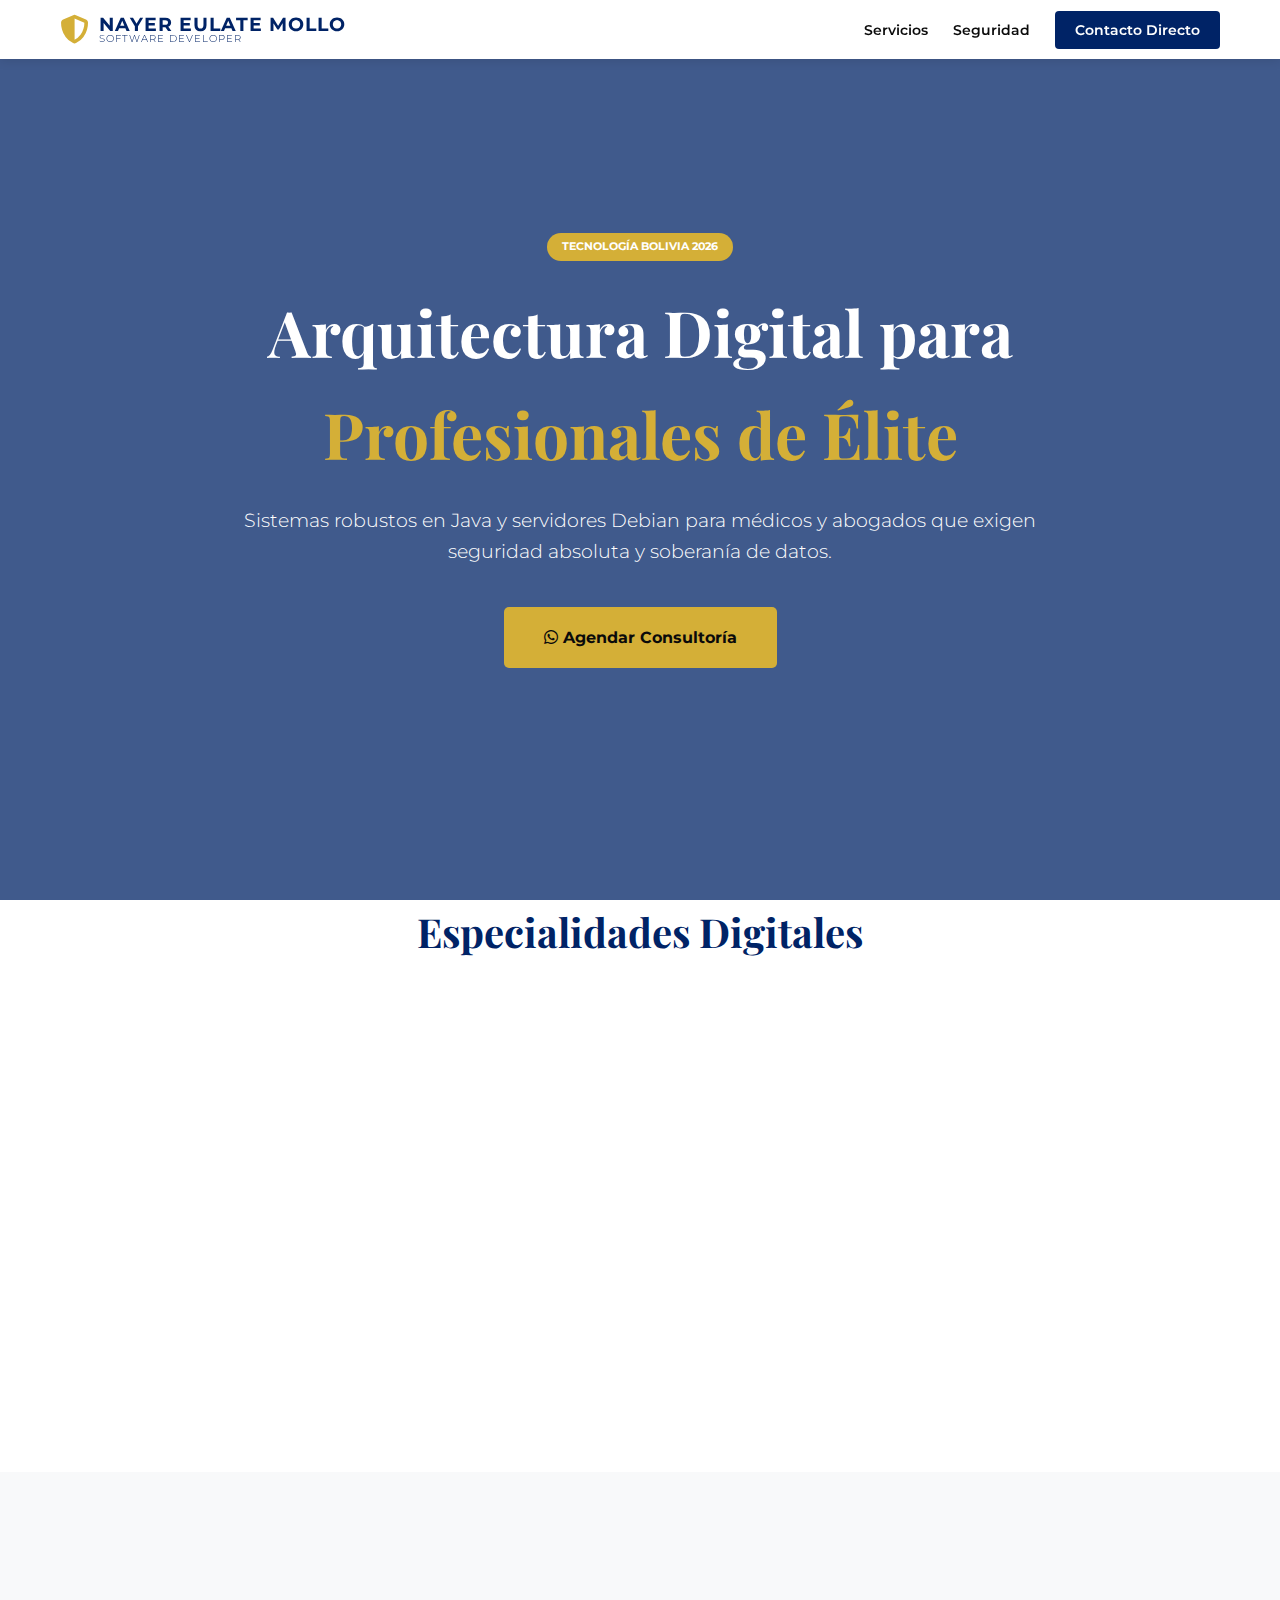
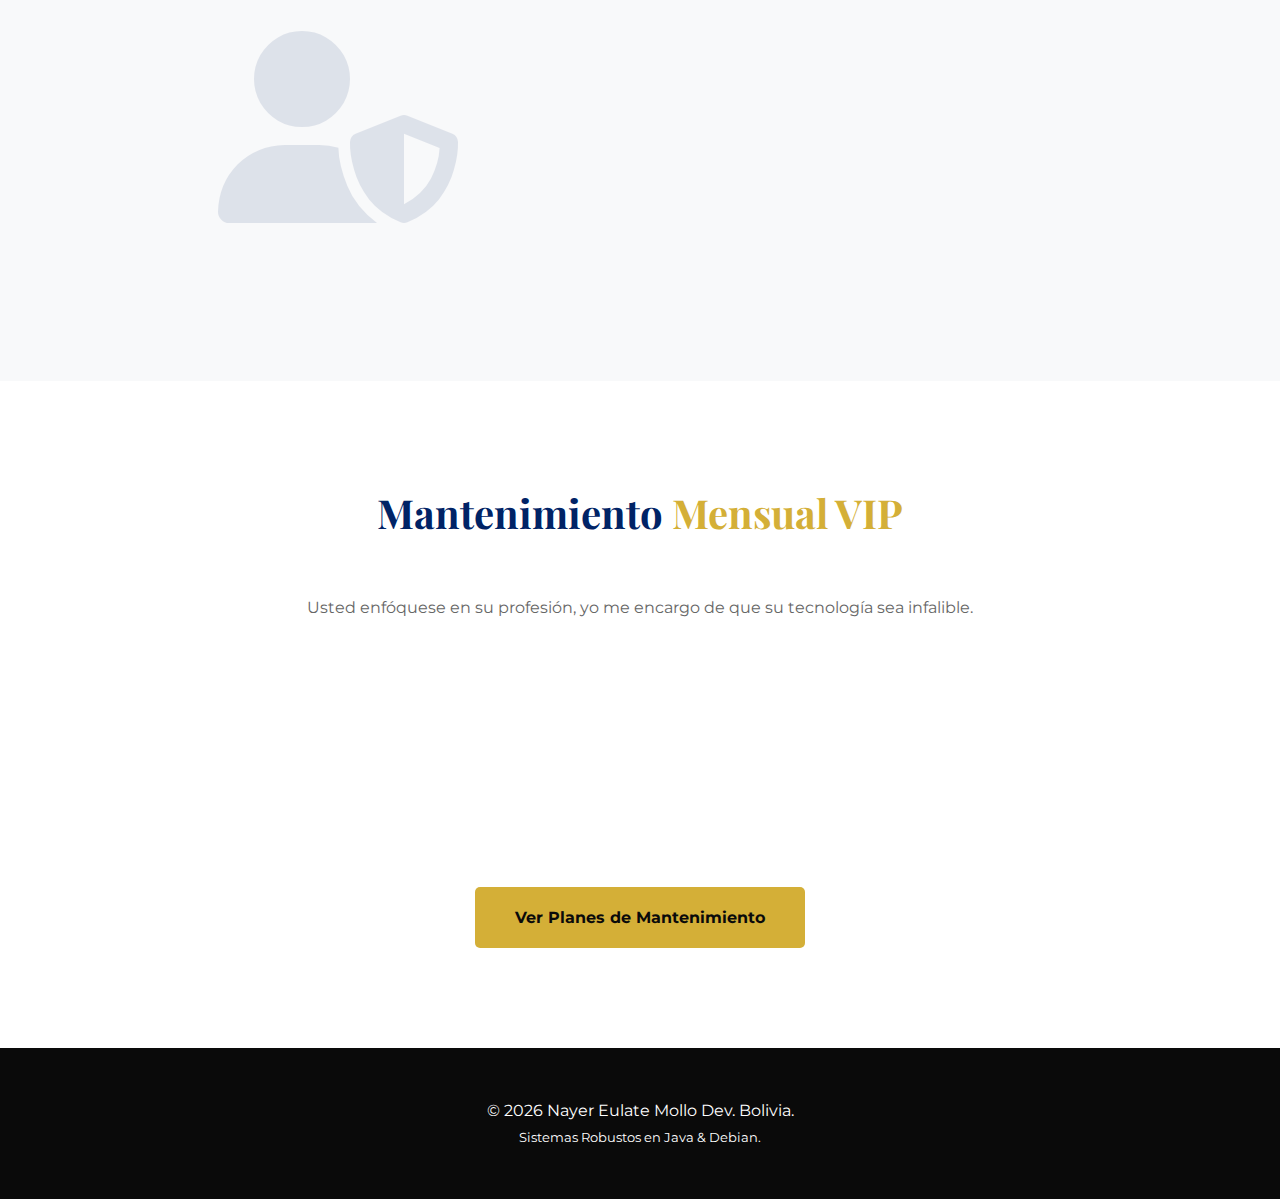
<file: index.html>
<!DOCTYPE html>
<html lang="es">
<head>
    <meta charset="UTF-8">
    <meta name="viewport" content="width=device-width, initial-scale=1.0">
    <title>Nayer Eulate Mollo | Soluciones Digitales de Élite</title>
    <link rel="stylesheet" href="https://cdnjs.cloudflare.com/ajax/libs/font-awesome/6.4.0/css/all.min.css">
    <link rel="stylesheet" href="style.css">
    <link href="https://fonts.googleapis.com/css2?family=Playfair+Display:wght@700&family=Montserrat:wght@300;400;600&display=swap" rel="stylesheet">
</head>
<body>

    <nav>
        <div class="container nav-flex">
            <div class="logo-area">
                <i class="fas fa-shield-halved logo-icon"></i>
                <span class="logo-text">NAYER EULATE MOLLO <small>SOFTWARE DEVELOPER</small></span>
            </div>
            <ul class="nav-links">
                <li><a href="#servicios">Servicios</a></li>
                <li><a href="#seguridad">Seguridad</a></li>
                <li><a href="https://wa.me/591XXXXXXXX" class="btn-nav">Contacto Directo</a></li>
            </ul>
        </div>
    </nav>

    <header class="hero">
        <div class="overlay"></div>
        <div class="container hero-content">
            <span class="badge">TECNOLOGÍA BOLIVIA 2026</span>
            <h1>Arquitectura Digital para <br><span class="highlight">Profesionales de Élite</span></h1>
            <p>Sistemas robustos en Java y servidores Debian para médicos y abogados que exigen seguridad absoluta y soberanía de datos.</p>
            <div class="hero-btns">
                <a href="https://wa.me/591XXXXXXXX" class="btn-primary"><i class="fab fa-whatsapp"></i> Agendar Consultoría</a>
            </div>
        </div>
    </header>

    <section id="servicios" class="container">
        <h2 class="section-title">Especialidades Digitales</h2>
        <div class="grid">
            <div class="card">
                <div class="card-icon"><i class="fas fa-user-md"></i></div>
                <h3>Sector Salud</h3>
                <p>Agendas inteligentes y gestión de expedientes con cifrado de grado médico. Privacidad total para sus pacientes.</p>
            </div>
            <div class="card">
                <div class="card-icon"><i class="fas fa-balance-scale"></i></div>
                <h3>Sector Legal</h3>
                <p>Presencia digital de alto prestigio y sistemas de gestión documental seguros para bufetes de abogados.</p>
            </div>
            <div class="card">
                <div class="card-icon"><i class="fas fa-server"></i></div>
                <h3>Infraestructura</h3>
                <p>Soberanía total. Servidores privados en Debian optimizados para la baja latencia en redes nacionales.</p>
            </div>
        </div>
    </section>

    <section id="seguridad" class="security-section">
        <div class="container security-grid">
            <div class="security-image">
                <i class="fas fa-user-shield shield-giant"></i>
            </div>
            <div class="security-text">
                <span class="badge-alt">INFRAESTRUCTURA DEBIAN LINUX</span>
                <h2>Su información, <span class="highlight">bajo su propio control</span></h2>
                <p>A diferencia de los hostings compartidos vulnerables, despliego su sistema en un <strong>Servidor Privado Dedicado con Debian</strong>, el estándar de oro en seguridad.</p>
                <ul class="check-list">
                    <li><i class="fas fa-check-circle"></i> <strong>Soberanía de Datos:</strong> Usted posee el 100% de su información.</li>
                    <li><i class="fas fa-check-circle"></i> <strong>Cifrado Avanzado:</strong> Protección total contra accesos no autorizados.</li>
                    <li><i class="fas fa-check-circle"></i> <strong>Estabilidad:</strong> Sistemas diseñados para no caerse nunca.</li>
                </ul>
            </div>
        </div>
    </section>

    <section class="maintenance-section">
        <div class="container text-center">
            <h2 class="section-title">Mantenimiento <span class="highlight">Mensual VIP</span></h2>
            <p class="maintenance-intro">Usted enfóquese en su profesión, yo me encargo de que su tecnología sea infalible.</p>
            <div class="maintenance-grid">
                <div class="maint-card">
                    <i class="fas fa-sync-alt"></i>
                    <h4>Actualizaciones</h4>
                    <p>Mantenemos el kernel y parches de seguridad siempre al día.</p>
                </div>
                <div class="maint-card">
                    <i class="fas fa-database"></i>
                    <h4>Backups Diarios</h4>
                    <p>Copias de seguridad externas para que nunca pierda un solo registro.</p>
                </div>
                <div class="maint-card">
                    <i class="fas fa-headset"></i>
                    <h4>Soporte</h4>
                    <p>Atención prioritaria vía WhatsApp para ajustes inmediatos.</p>
                </div>
            </div>
            <a href="planes.html" class="btn-primary">Ver Planes de Mantenimiento</a>
        </div>
    </section>

    <footer>
        <div class="container">
            <p>&copy; 2026 Nayer Eulate Mollo Dev. Bolivia. <br> <small>Sistemas Robustos en Java & Debian.</small></p>
        </div>
    </footer>

    <script src="script.js"></script>
</body>
</html>
</file>
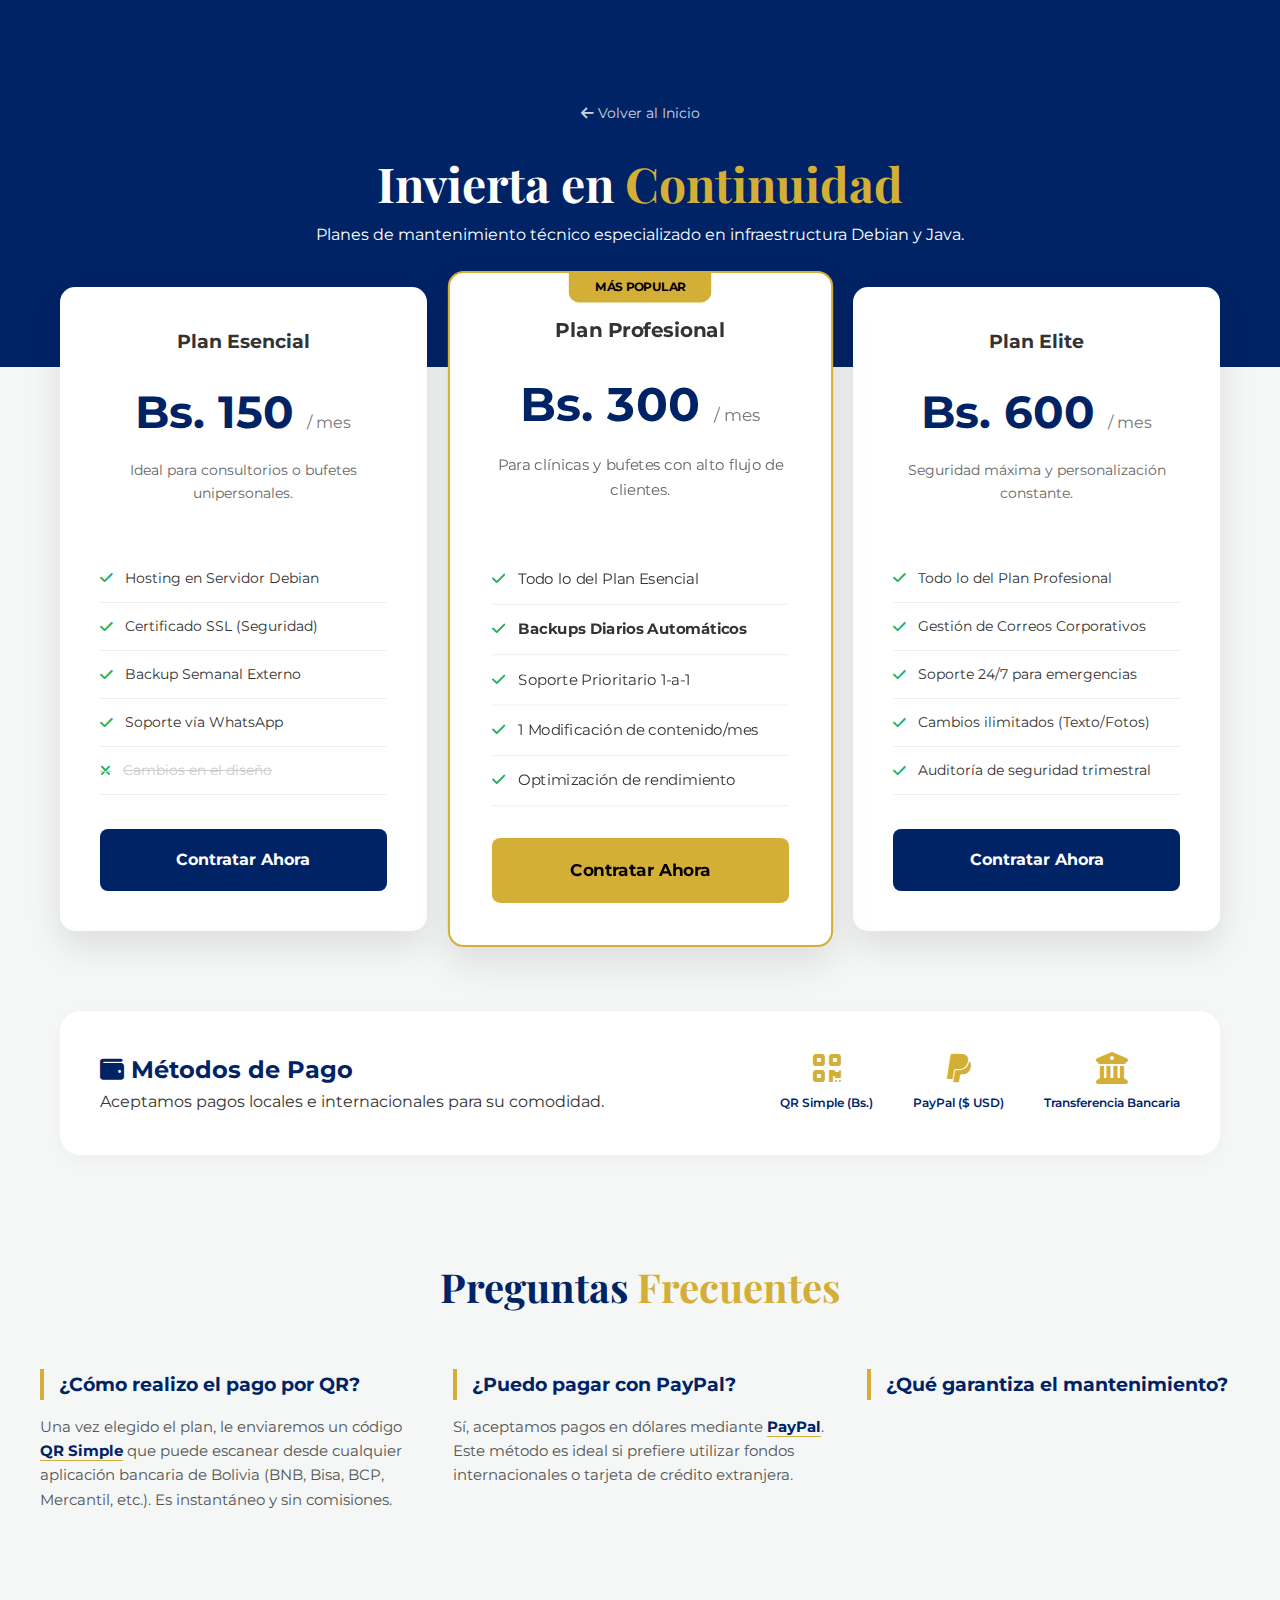
<file: planes.html>
<!DOCTYPE html>
<html lang="es">
<head>
    <meta charset="UTF-8">
    <meta name="viewport" content="width=device-width, initial-scale=1.0">
    <title>Planes de Mantenimiento | Tu Nombre</title>
    <link rel="stylesheet" href="https://cdnjs.cloudflare.com/ajax/libs/font-awesome/6.4.0/css/all.min.css">
    <link rel="stylesheet" href="style-planes.css">
    <link href="https://fonts.googleapis.com/css2?family=Playfair+Display:wght@700&family=Montserrat:wght@300;400;600&display=swap" rel="stylesheet">
</head>
<body>

    <section class="pricing-header">
        <div class="container">
            <a href="index.html" class="back-link"><i class="fas fa-arrow-left"></i> Volver al Inicio</a>
            <h1>Invierta en <span class="highlight">Continuidad</span></h1>
            <p>Planes de mantenimiento técnico especializado en infraestructura Debian y Java.</p>
        </div>
    </section>

    <section class="pricing-table container">
        <div class="price-card">
            <h3>Plan Esencial</h3>
            <div class="price">Bs. 150 <span>/ mes</span></div>
            <p class="description">Ideal para consultorios o bufetes unipersonales.</p>
            <ul>
                <li><i class="fas fa-check"></i> Hosting en Servidor Debian</li>
                <li><i class="fas fa-check"></i> Certificado SSL (Seguridad)</li>
                <li><i class="fas fa-check"></i> Backup Semanal Externo</li>
                <li><i class="fas fa-check"></i> Soporte vía WhatsApp</li>
                <li class="disabled"><i class="fas fa-times"></i> Cambios en el diseño</li>
            </ul>
            <a href="https://wa.me/59168518643?text=Hola!%20Deseo%20el%20Plan%20Esencial%20(Bs.150)" class="btn-price">Contratar Ahora</a>
        </div>

        <div class="price-card featured">
            <div class="ribbon">MÁS POPULAR</div>
            <h3>Plan Profesional</h3>
            <div class="price">Bs. 300 <span>/ mes</span></div>
            <p class="description">Para clínicas y bufetes con alto flujo de clientes.</p>
            <ul>
                <li><i class="fas fa-check"></i> Todo lo del Plan Esencial</li>
                <li><i class="fas fa-check"></i> <strong>Backups Diarios Automáticos</strong></li>
                <li><i class="fas fa-check"></i> Soporte Prioritario 1-a-1</li>
                <li><i class="fas fa-check"></i> 1 Modificación de contenido/mes</li>
                <li><i class="fas fa-check"></i> Optimización de rendimiento</li>
            </ul>
            <a href="https://wa.me/59168518643?text=Hola!%20Deseo%20el%20Plan%20Profesional%20(Bs.300)" class="btn-price featured-btn">Contratar Ahora</a>
        </div>

        <div class="price-card">
            <h3>Plan Elite</h3>
            <div class="price">Bs. 600 <span>/ mes</span></div>
            <p class="description">Seguridad máxima y personalización constante.</p>
            <ul>
                <li><i class="fas fa-check"></i> Todo lo del Plan Profesional</li>
                <li><i class="fas fa-check"></i> Gestión de Correos Corporativos</li>
                <li><i class="fas fa-check"></i> Soporte 24/7 para emergencias</li>
                <li><i class="fas fa-check"></i> Cambios ilimitados (Texto/Fotos)</li>
                <li><i class="fas fa-check"></i> Auditoría de seguridad trimestral</li>
            </ul>
            <a href="https://wa.me/59168518643?text=Hola!%20Deseo%20el%20Plan%20Elite%20(Bs.600)" class="btn-price">Contratar Ahora</a>
        </div>
    </section>

    <section class="payment-methods container">
        <div class="payment-box">
            <div class="payment-info">
                <h4><i class="fas fa-wallet"></i> Métodos de Pago</h4>
                <p>Aceptamos pagos locales e internacionales para su comodidad.</p>
            </div>
            <div class="payment-icons">
                <div class="method">
                    <i class="fas fa-qrcode"></i>
                    <span>QR Simple (Bs.)</span>
                </div>
                <div class="method">
                    <i class="fab fa-paypal"></i>
                    <span>PayPal ($ USD)</span>
                </div>
                <div class="method">
                    <i class="fas fa-university"></i>
                    <span>Transferencia Bancaria</span>
                </div>
            </div>
        </div>
    </section>

    <section class="faq container">
        <h2 class="section-title">Preguntas <span class="highlight">Frecuentes</span></h2>
        <div class="faq-grid">
            <div class="faq-item">
                <h5>¿Cómo realizo el pago por QR?</h5>
                <p>Una vez elegido el plan, le enviaremos un código <strong>QR Simple</strong> que puede escanear desde cualquier aplicación bancaria de Bolivia (BNB, Bisa, BCP, Mercantil, etc.). Es instantáneo y sin comisiones.</p>
            </div>
            <div class="faq-item">
                <h5>¿Puedo pagar con PayPal?</h5>
                <p>Sí, aceptamos pagos en dólares mediante <strong>PayPal</strong>. Este método es ideal si prefiere utilizar fondos internacionales o tarjeta de crédito extranjera.</p>
            </div>
            <div class="faq-item">
                <h5>¿Qué garantiza el mantenimiento?</h5>
                <p
</file>
<file: style.css>
:root {
    --primary: #002366; 
    --accent: #d4af37;  
    --dark: #0a0a0a;
    --light: #f8f9fa;
    --text: #333;
    --white: #ffffff;
}

* { margin: 0; padding: 0; box-sizing: border-box; }
html { scroll-behavior: smooth; }
body { font-family: 'Montserrat', sans-serif; color: var(--text); line-height: 1.6; }
.container { max-width: 1200px; margin: auto; padding: 0 20px; }

/* Navegación */
nav { background: var(--white); padding: 15px 0; position: fixed; width: 100%; top: 0; box-shadow: 0 2px 10px rgba(0,0,0,0.1); z-index: 1000; }
.nav-flex { display: flex; justify-content: space-between; align-items: center; }
.logo-area { display: flex; align-items: center; color: var(--primary); }
.logo-icon { font-size: 1.8rem; margin-right: 10px; color: var(--accent); }
.logo-text { font-weight: 700; letter-spacing: 1px; font-size: 1.2rem; line-height: 1; }
.logo-text small { font-weight: 300; display: block; font-size: 0.6rem; }
.nav-links { display: flex; list-style: none; align-items: center; }
.nav-links li a { text-decoration: none; color: var(--dark); margin-left: 25px; font-weight: 600; font-size: 0.9rem; }
.btn-nav { background: var(--primary); color: var(--white) !important; padding: 10px 20px; border-radius: 4px; }

/* Hero */
.hero { height: 100vh; background: url('https://images.unsplash.com/photo-1451187580459-43490279c0fa?auto=format&fit=crop&q=80&w=2072') no-repeat center center/cover; display: flex; align-items: center; position: relative; color: var(--white); }
.overlay { position: absolute; top: 0; left: 0; width: 100%; height: 100%; background: rgba(0, 35, 102, 0.75); }
.hero-content { position: relative; z-index: 2; text-align: center; }
.badge { background: var(--accent); padding: 5px 15px; border-radius: 20px; font-size: 0.7rem; font-weight: 700; margin-bottom: 20px; display: inline-block; }
.hero h1 { font-family: 'Playfair Display', serif; font-size: clamp(2.2rem, 5vw, 4rem); margin-bottom: 20px; }
.highlight { color: var(--accent); }
.hero p { font-size: 1.2rem; max-width: 800px; margin: 0 auto 40px; font-weight: 300; }
.btn-primary { background: var(--accent); color: var(--dark); padding: 18px 40px; text-decoration: none; font-weight: 700; border-radius: 5px; display: inline-block; transition: 0.3s; }
.btn-primary:hover { background: var(--white); transform: translateY(-3px); }

/* Secciones Generales */
.section-title { text-align: center; margin-bottom: 50px; font-family: 'Playfair Display', serif; font-size: 2.5rem; color: var(--primary); }
.grid { display: grid; grid-template-columns: repeat(auto-fit, minmax(300px, 1fr)); gap: 30px; padding: 80px 0; }
.card { padding: 40px; background: var(--white); border: 1px solid #eee; border-radius: 15px; text-align: center; transition: 0.4s; }
.card:hover { transform: translateY(-10px); box-shadow: 0 15px 30px rgba(0,0,0,0.05); }
.card-icon { font-size: 2.5rem; color: var(--primary); margin-bottom: 20px; }

/* Seguridad Debian */
.security-section { background: var(--light); padding: 100px 0; }
.security-grid { display: flex; align-items: center; gap: 50px; flex-wrap: wrap; }
.security-image { flex: 1; text-align: center; min-width: 300px; }
.shield-giant { font-size: 12rem; color: var(--primary); opacity: 0.1; }
.security-text { flex: 1; min-width: 300px; }
.badge-alt { color: var(--primary); font-weight: 700; font-size: 0.8rem; display: block; margin-bottom: 10px; }
.check-list { list-style: none; margin-top: 25px; }
.check-list li { margin-bottom: 12px; display: flex; align-items: center; gap: 10px; }
.check-list i { color: var(--accent); }

/* Mantenimiento */
.maintenance-section { padding: 100px 0; }
.text-center { text-align: center; }
.maintenance-intro { margin-bottom: 40px; color: #666; }
.maintenance-grid { display: grid; grid-template-columns: repeat(auto-fit, minmax(250px, 1fr)); gap: 20px; margin-bottom: 40px; }
.maint-card { padding: 30px; border: 1px solid #eee; border-radius: 10px; }
.maint-card i { font-size: 2rem; color: var(--primary); margin-bottom: 15px; }

footer { background: var(--dark); color: var(--white); padding: 50px 0; text-align: center; }
</file>
<file: style-planes.css>
:root {
    --primary: #002366;
    --accent: #d4af37;
    --dark: #0a0a0a;
    --light: #f8f9fa;
    --white: #ffffff;
    --text: #333;
}

* { margin: 0; padding: 0; box-sizing: border-box; }

body { 
    font-family: 'Montserrat', sans-serif; 
    background: #f4f7f6; 
    color: var(--text); 
    line-height: 1.6;
}

.container { max-width: 1200px; margin: auto; padding: 0 20px; }

/* Header */
.pricing-header { 
    background: var(--primary); 
    color: white; 
    padding: 100px 0 120px; 
    text-align: center; 
}

.back-link { 
    color: white; 
    text-decoration: none; 
    font-size: 0.9rem; 
    display: inline-block; 
    margin-bottom: 20px; 
    opacity: 0.8;
    transition: 0.3s;
}

.back-link:hover { opacity: 1; transform: translateX(-5px); }

.pricing-header h1 { 
    font-family: 'Playfair Display', serif; 
    font-size: 3rem; 
}

.highlight { color: var(--accent); }

/* Tabla de Precios */
.pricing-table { 
    display: grid; 
    grid-template-columns: repeat(auto-fit, minmax(300px, 1fr)); 
    gap: 30px; 
    margin-top: -80px; 
}

.price-card { 
    background: white; 
    padding: 40px; 
    border-radius: 15px; 
    box-shadow: 0 15px 35px rgba(0,0,0,0.1); 
    text-align: center; 
    position: relative; 
    transition: 0.3s ease;
    display: flex;
    flex-direction: column;
}

.price-card:hover { transform: translateY(-10px); }

.featured { 
    border: 2px solid var(--accent); 
    transform: scale(1.05); 
    z-index: 10; 
}

.ribbon { 
    position: absolute; 
    top: 0; 
    left: 50%; 
    transform: translateX(-50%); 
    background: var(--accent); 
    color: black; 
    padding: 5px 25px; 
    font-size: 0.7rem; 
    font-weight: 700; 
    border-radius: 0 0 10px 10px; 
}

.price { 
    font-size: 2.8rem; 
    font-weight: 700; 
    color: var(--primary); 
    margin: 20px 0 10px; 
}

.price span { font-size: 1rem; color: #777; font-weight: 400; }

.description { font-size: 0.9rem; color: #666; margin-bottom: 20px; }

ul { list-style: none; padding: 0; margin: 30px 0; text-align: left; flex-grow: 1; }
ul li { padding: 12px 0; border-bottom: 1px solid #f0f0f0; font-size: 0.9rem; display: flex; align-items: center; }
ul li i { margin-right: 12px; color: #27ae60; }
ul li.disabled { color: #ccc; text-decoration: line-through; }

.btn-price { 
    display: block; 
    background: var(--primary); 
    color: white; 
    padding: 18px; 
    text-decoration: none; 
    border-radius: 8px; 
    font-weight: 700; 
    transition: 0.3s;
}

.featured-btn { background: var(--accent); color: black; }
.btn-price:hover { opacity: 0.9; box-shadow: 0 5px 15px rgba(0,0,0,0.2); }

/* Métodos de Pago */
.payment-methods { margin-top: 80px; }
.payment-box { 
    background: white; 
    padding: 40px; 
    border-radius: 20px; 
    display: flex; 
    justify-content: space-between; 
    align-items: center; 
    flex-wrap: wrap; 
    gap: 30px;
    box-shadow: 0 5px 20px rgba(0,0,0,0.03);
}

.payment-info h4 { color: var(--primary); font-size: 1.5rem; }
.payment-icons { display: flex; gap: 40px; }
.method { text-align: center; }
.method i { font-size: 2rem; color: var(--accent); display: block; margin-bottom: 5px; }
.method span { font-size: 0.75rem; font-weight: 600; color: var(--primary); }

/* FAQ */
.section-title { text-align: center; margin-bottom: 50px; font-family: 'Playfair Display', serif; font-size: 2.5rem; color: var(--primary); }
.faq { padding: 100px 0; }
.faq-grid { display: grid; grid-template-columns: repeat(auto-fit, minmax(300px, 1fr)); gap: 40px; }
.faq-item h5 { font-size: 1.2rem; color: var(--primary); margin-bottom: 15px; border-left: 4px solid var(--accent); padding-left: 15px; }
.faq-item p { color: #555; font-size: 0.95rem; }
.faq-item p strong { color: var(--primary); border-bottom: 1px solid var(--accent); }

footer { background: var(--dark); color: white; padding: 40px 0; text-align: center; font-size: 0.9rem; }

@media (max-width: 768px) {
    .pricing-header h1 { font-size: 2.2rem; }
    .payment-box { text-align: center; justify-content: center; }
    .payment-icons { justify-content: center; width: 100%; }
    .featured { transform: scale(1); }
}
</file>
